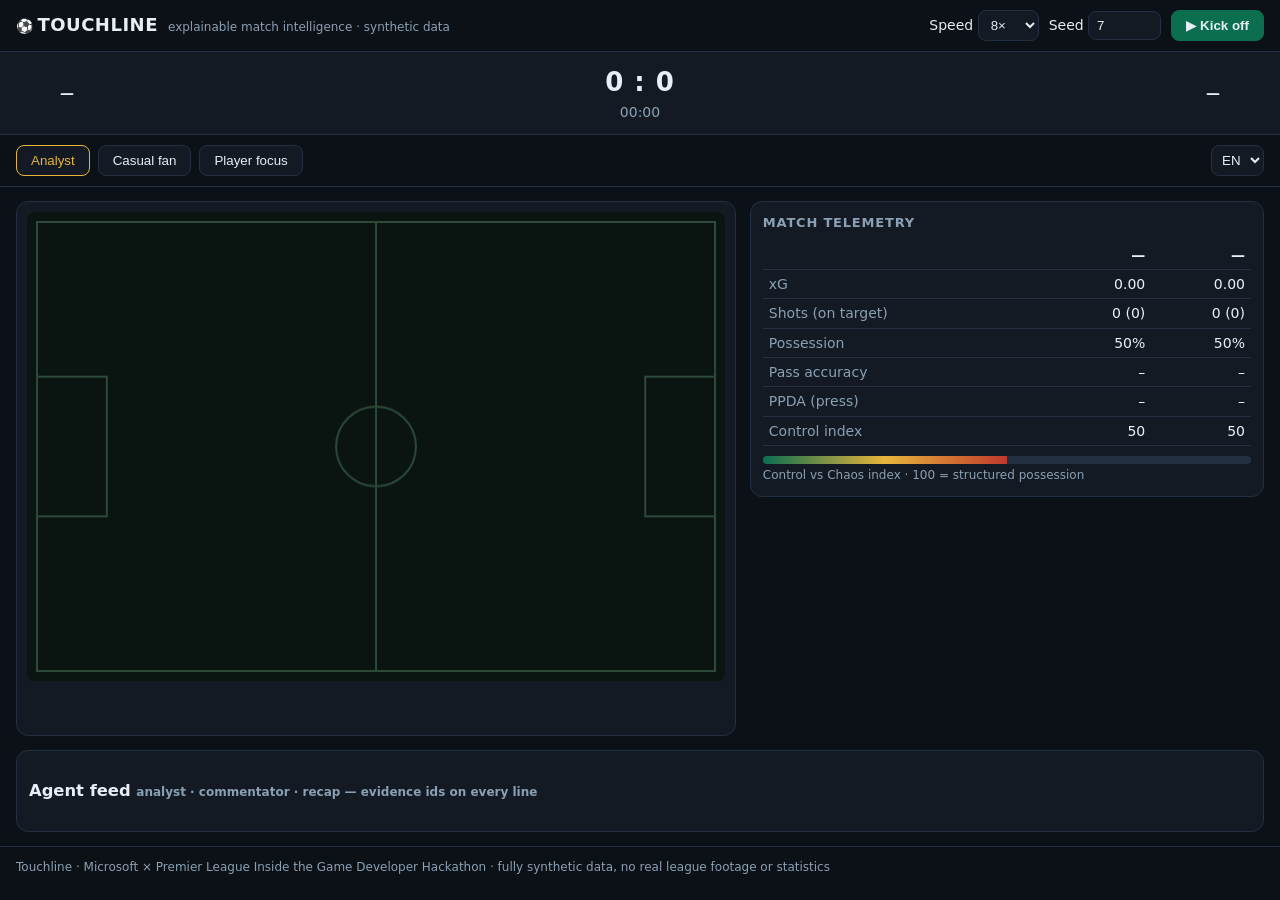
<file: frontend/index.html>
<!doctype html>
<html lang="en">
<head>
<meta charset="utf-8">
<meta name="viewport" content="width=device-width, initial-scale=1">
<title>Touchline — Explainable Match Intelligence</title>
<link rel="stylesheet" href="style.css">
</head>
<body>
<header class="topbar">
  <div class="brand">⚽ <strong>TOUCHLINE</strong><span class="tag">explainable match intelligence · synthetic data</span></div>
  <div class="controls">
    <label>Speed
      <select id="speed"><option value="20">20×</option><option value="8" selected>8×</option><option value="2">2×</option><option value="1">1×</option></select>
    </label>
    <label>Seed <input id="seed" type="number" value="7" min="1" max="9999" style="width:5.5em"></label>
    <button id="kickoff" class="primary">▶ Kick off</button>
  </div>
</header>

<section id="scorebug" class="scorebug">
  <div class="team home"><span class="badge" id="hBadge"></span><div><b id="hName">—</b><small id="hMeta"></small></div></div>
  <div class="mid">
    <div class="score" id="score">0 : 0</div>
    <div class="clock" id="clock">00:00</div>
  </div>
  <div class="team away"><div class="right"><b id="aName">—</b><small id="aMeta"></small></div><span class="badge" id="aBadge"></span></div>
</section>

<nav class="personas" id="personas">
  <button data-p="analyst" class="on">Analyst</button>
  <button data-p="casual">Casual fan</button>
  <button data-p="player">Player focus</button>
  <select id="lang" title="Commentary language">
    <option value="en">EN</option><option value="es">ES</option><option value="fr">FR</option>
    <option value="de">DE</option><option value="ar">AR</option><option value="hi">HI</option>
  </select>
</nav>

<main class="grid">
  <section class="pitch-wrap">
    <canvas id="pitch" width="700" height="470"></canvas>
    <div id="commentary" class="ticker" dir="ltr"></div>
  </section>
  <aside class="side">
    <div class="panels analyst">
      <h3>Match telemetry</h3>
      <table class="telemetry">
        <tr><th></th><th id="th">—</th><th id="ta">—</th></tr>
        <tr><td>xG</td><td id="hxg">0.00</td><td id="axg">0.00</td></tr>
        <tr><td>Shots (on target)</td><td id="hshots">0 (0)</td><td id="ashots">0 (0)</td></tr>
        <tr><td>Possession</td><td id="hposs">50%</td><td id="aposs">50%</td></tr>
        <tr><td>Pass accuracy</td><td id="hacc">–</td><td id="aacc">–</td></tr>
        <tr><td>PPDA (press)</td><td id="hppda">–</td><td id="appda">–</td></tr>
        <tr><td>Control index</td><td id="hci">50</td><td id="aci">50</td></tr>
      </table>
      <div class="chaosbar"><div id="chaosFill"></div></div>
      <small class="muted">Control vs Chaos index · 100 = structured possession</small>
    </div>
    <div class="panels casual hidden">
      <h3>Why it matters</h3>
      <div id="whyCards" class="cards"><p class="muted">Storylines appear as the match unfolds.</p></div>
    </div>
    <div class="panels player hidden">
      <h3>Player spotlight</h3>
      <select id="playerPick" class="full"></select>
      <div id="playerStats" class="cards"><p class="muted">Pick a player to track their touches.</p></div>
    </div>
  </aside>
  <section class="feed">
    <h3>Agent feed <span class="muted">analyst · commentator · recap — evidence ids on every line</span></h3>
    <div id="feed"></div>
  </section>
</main>

<section id="recapModal" class="modal hidden">
  <div class="sheet">
    <h3 id="recapTitle">Full-time recap</h3>
    <div id="recapBody"></div>
    <button id="recapClose" class="primary">Close</button>
  </div>
</section>
<footer class="foot">Touchline · Microsoft × Premier League Inside the Game Developer Hackathon · fully synthetic data, no real league footage or statistics</footer>
<script src="app.js"></script>
</body>
</html>
</file>
<file: frontend/style.css>
:root{--bg:#0c1117;--panel:#131a23;--line:#233042;--txt:#e8eef5;--mut:#8aa0b4;--acc:#0b6e4f;--acc2:#7b1e3a;--hot:#e8b53c}
*{box-sizing:border-box}body{margin:0;background:var(--bg);color:var(--txt);font:14px/1.45 "Segoe UI",system-ui,sans-serif}
.topbar{display:flex;justify-content:space-between;align-items:center;padding:10px 16px;border-bottom:1px solid var(--line);flex-wrap:wrap;gap:8px}
.brand strong{letter-spacing:.5px;font-size:18px}.brand .tag{color:var(--mut);margin-left:10px;font-size:12px}
.controls{display:flex;gap:10px;align-items:center}.controls select,.controls input{background:var(--panel);color:var(--txt);border:1px solid var(--line);border-radius:8px;padding:6px 8px}
button{background:var(--panel);color:var(--txt);border:1px solid var(--line);border-radius:8px;padding:7px 14px;cursor:pointer}
button.primary{background:var(--acc);border-color:var(--acc);font-weight:600}button.primary:disabled{opacity:.5;cursor:default}
.scorebug{display:grid;grid-template-columns:1fr auto 1fr;align-items:center;gap:10px;padding:12px 16px;background:var(--panel);border-bottom:1px solid var(--line)}
.team{display:flex;gap:10px;align-items:center}.team.away{justify-content:flex-end}
.badge{width:34px;height:34px;border-radius:8px;display:inline-block}
.mid{text-align:center}.score{font-size:26px;font-weight:800;letter-spacing:1px}.clock{color:var(--mut);font-variant-numeric:tabular-nums}
.personas{display:flex;gap:8px;padding:10px 16px;border-bottom:1px solid var(--line);align-items:center}
.personas button.on{border-color:var(--hot);color:var(--hot)}
.personas select{margin-left:auto;background:var(--panel);color:var(--txt);border:1px solid var(--line);border-radius:8px;padding:6px}
.grid{display:grid;grid-template-columns:minmax(420px,1.4fr) minmax(280px,1fr);gap:14px;padding:14px 16px}
.pitch-wrap{background:var(--panel);border:1px solid var(--line);border-radius:12px;padding:10px}
#pitch{width:100%;height:auto;display:block;border-radius:8px;background:#0a1512}
.ticker{margin-top:8px;min-height:2.4em;font-size:15px;font-weight:600;color:#cfe3ff}
.side{display:flex;flex-direction:column;gap:12px}
.panels{background:var(--panel);border:1px solid var(--line);border-radius:12px;padding:12px}
.panels h3{margin:0 0 8px;font-size:13px;text-transform:uppercase;letter-spacing:.8px;color:var(--mut)}
table.telemetry{width:100%;border-collapse:collapse}table.telemetry td,table.telemetry th{padding:4px 6px;border-bottom:1px solid var(--line);text-align:right;font-variant-numeric:tabular-nums}
table.telemetry th:first-child,table.telemetry td:first-child{text-align:left;color:var(--mut)}
.chaosbar{height:8px;background:#233042;border-radius:6px;margin-top:10px;overflow:hidden}
.chaosbar div{height:100%;width:50%;background:linear-gradient(90deg,#0b6e4f,#e8b53c,#c0392b);transition:width .4s}
.muted{color:var(--mut);font-size:12px}.hidden{display:none}
.cards{display:flex;flex-direction:column;gap:8px}
.card{background:#0f1721;border:1px solid var(--line);border-left:3px solid var(--hot);border-radius:8px;padding:8px 10px}
.card.evidence{color:var(--mut);font-size:11px}
.feed{grid-column:1/-1;background:var(--panel);border:1px solid var(--line);border-radius:12px;padding:12px;max-height:320px;overflow-y:auto}
.line{padding:6px 0;border-bottom:1px solid var(--line)}
.line .who{color:var(--hot);font-size:11px;text-transform:uppercase;letter-spacing:.6px;margin-right:8px}
.modal{position:fixed;inset:0;background:rgba(0,0,0,.6);display:flex;align-items:center;justify-content:center}
.modal.hidden{display:none!important}
.sheet{background:var(--panel);border:1px solid var(--line);border-radius:14px;max-width:620px;width:92%;padding:18px}
.foot{padding:12px 16px;color:var(--mut);font-size:12px;border-top:1px solid var(--line)}
[dir="rtl"]{text-align:right}
</file>
